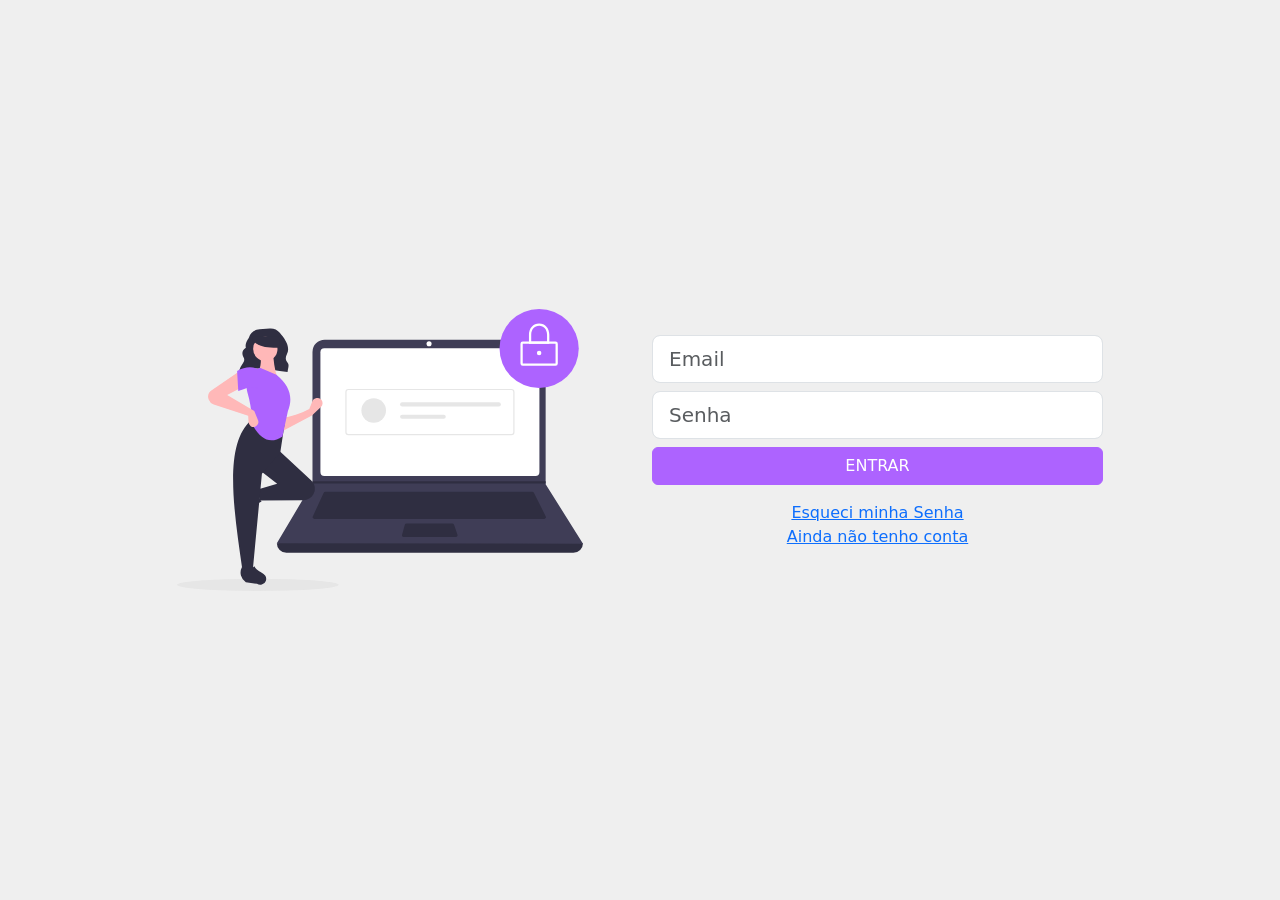
<file: index.html>
<!DOCTYPE html>
<html lang="en">
    <head>
        <meta charset="UTF-8">
        <meta http-equiv="X-UA-Compatible" content="IE=edge">
        <meta name="viewport" content="width=device-width, initial-scale=1.0">
        <title>Document</title>

        <link href="https://cdn.jsdelivr.net/npm/bootstrap@5.3.3/dist/css/bootstrap.min.css" rel="stylesheet" integrity="sha384-QWTKZyjpPEjISv5WaRU9OFeRpok6YctnYmDr5pNlyT2bRjXh0JMhjY6hW+ALEwIH" crossorigin="anonymous">
        <link rel="stylesheet" href="css/custom.css">
    </head>
    <body class="container login">
        <div class="row">
            <div class="col-md-5 offset-md-1">
                <img src="img/login.svg" width="90%" alt="">
            </div>
            <div class="col-md-5">
                <form action="pages/dashboard.html" class="w-100">
                    <input placeholder="Email" type="text" class="form-control form-control-lg mb-2">
                    <input placeholder="Senha" type="text" class="form-control form-control-lg mb-2">

                    <button class="btn btn-wine w-100">ENTRAR</button>
                    
                    <p class="text-center mt-3">
                        <a href="#">Esqueci minha Senha</a>
                        <br>
                        <a href="#">Ainda não tenho conta</a>
                    </p>
                </form>
            </div>
        </div>

        <script src="https://cdn.jsdelivr.net/npm/bootstrap@5.3.3/dist/js/bootstrap.bundle.min.js" integrity="sha384-YvpcrYf0tY3lHB60NNkmXc5s9fDVZLESaAA55NDzOxhy9GkcIdslK1eN7N6jIeHz" crossorigin="anonymous"></script>
    </body>
</html>
</file>
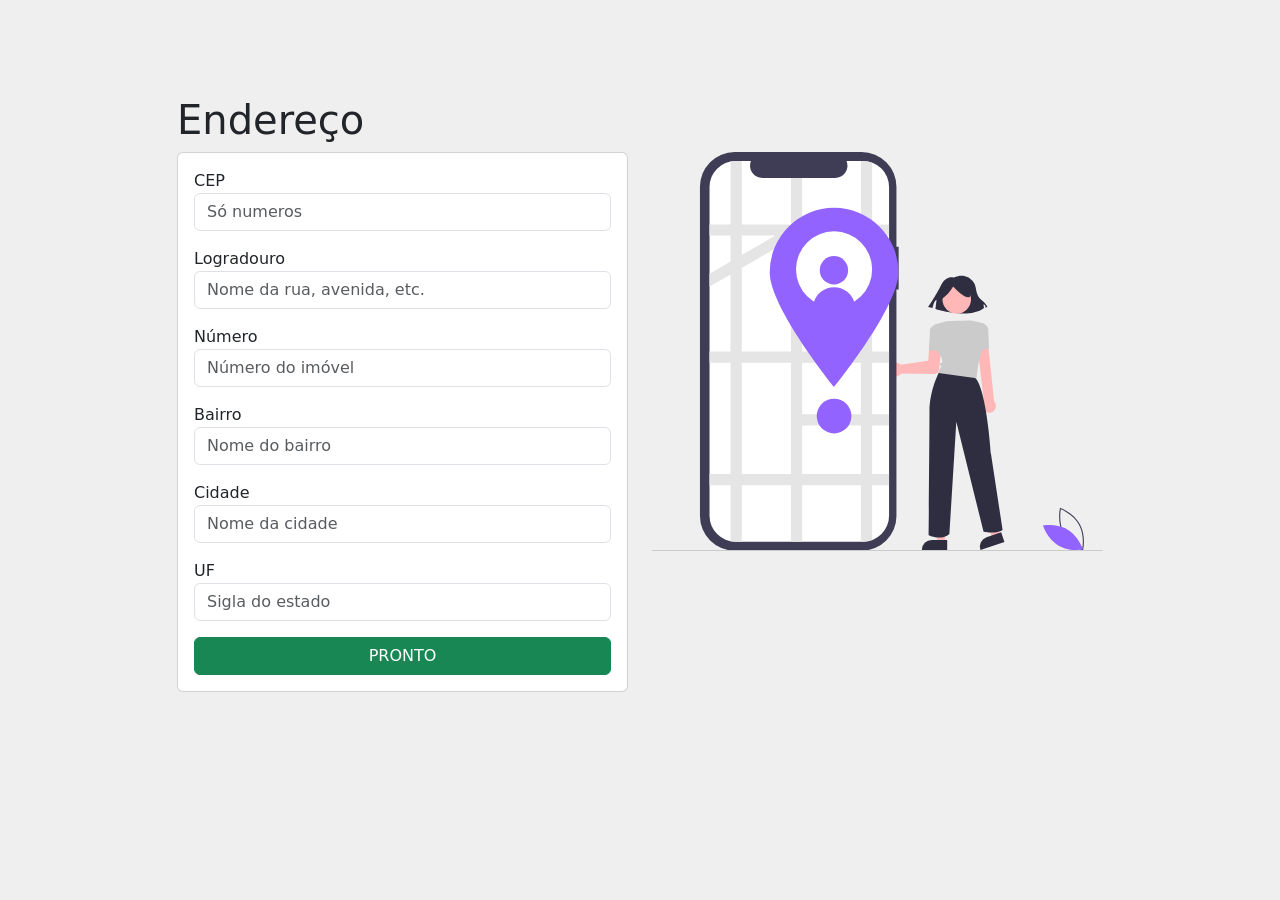
<file: confirmar-endereco.html>
<!DOCTYPE html>
<html lang="en">
    <head>
        <meta charset="UTF-8">
        <meta http-equiv="X-UA-Compatible" content="IE=edge">
        <meta name="viewport" content="width=device-width, initial-scale=1.0">
        <title>Confirmar Endereço</title>

        <link href="https://cdn.jsdelivr.net/npm/bootstrap@5.3.3/dist/css/bootstrap.min.css" rel="stylesheet" integrity="sha384-QWTKZyjpPEjISv5WaRU9OFeRpok6YctnYmDr5pNlyT2bRjXh0JMhjY6hW+ALEwIH" crossorigin="anonymous">
        
        <link rel="stylesheet" href="css/custom.css">
    </head>
    <body class="container pt-5">
        <div class="row mt-5">
            <div class="col-md-10 offset-md-1">
                <h1>Endereço</h1>
            </div>

            <div class="col-md-5 offset-md-1">
                <div class="card card-body">
                    <form action="">

                        <label for="cep">CEP</label>
                        <input id="cep" type="text" class="form-control mb-3" placeholder="Só numeros">

                        <label for="logradouro">Logradouro</label>
                        <input id="logradouro" type="text" class="form-control mb-3" placeholder="Nome da rua, avenida, etc.">

                        <label for="numero">Número</label>
                        <input id="numero" type="text" class="form-control mb-3" placeholder="Número do imóvel">

                        <label for="bairro">Bairro</label>
                        <input id="bairro" type="text" class="form-control mb-3" placeholder="Nome do bairro">

                        <label for="cidade">Cidade</label>
                        <input id="cidade" type="text" class="form-control mb-3" placeholder="Nome da cidade">

                        <label for="uf">UF</label>
                        <input id="uf" type="text" class="form-control mb-3" placeholder="Sigla do estado">

                        <button class="btn btn-success w-100">PRONTO</button>
                    </form>
                </div>
            </div>
            <div class="col-md-5">
                <img src="img/endereco.svg" width="100%" alt="">
            </div>
        </div>

        <script src="https://cdn.jsdelivr.net/npm/bootstrap@5.3.3/dist/js/bootstrap.bundle.min.js" integrity="sha384-YvpcrYf0tY3lHB60NNkmXc5s9fDVZLESaAA55NDzOxhy9GkcIdslK1eN7N6jIeHz" crossorigin="anonymous"></script>
    
        <script src="js/endereco.js"></script>
    </body>
</html>
</file>
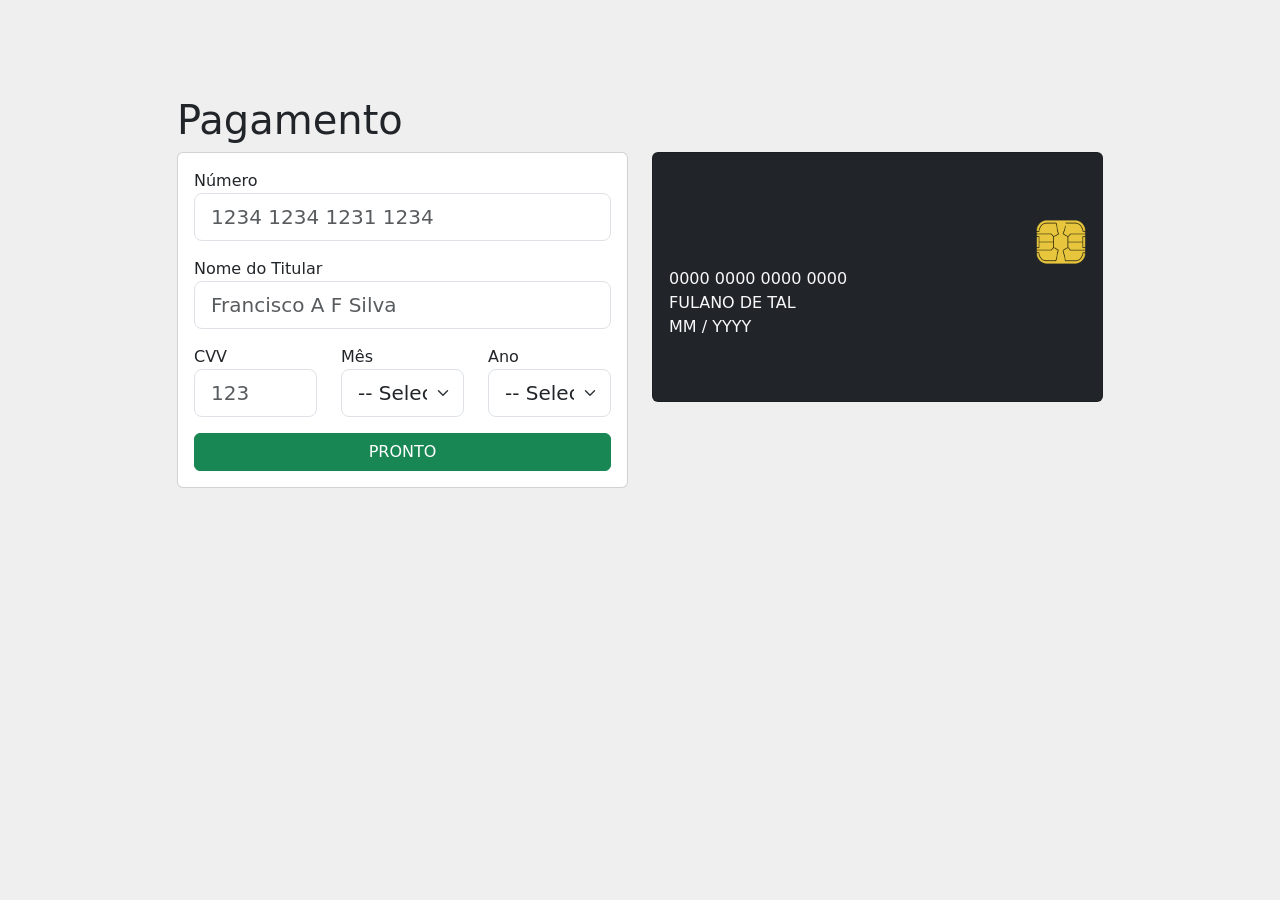
<file: confirmar-pagamento.html>
<!DOCTYPE html>
<html lang="en">
    <head>
        <meta charset="UTF-8">
        <meta http-equiv="X-UA-Compatible" content="IE=edge">
        <meta name="viewport" content="width=device-width, initial-scale=1.0">
        <title>Confirmar Compra</title>

        <link href="https://cdn.jsdelivr.net/npm/bootstrap@5.3.3/dist/css/bootstrap.min.css" rel="stylesheet" integrity="sha384-QWTKZyjpPEjISv5WaRU9OFeRpok6YctnYmDr5pNlyT2bRjXh0JMhjY6hW+ALEwIH" crossorigin="anonymous">
        
        <link
            rel="stylesheet"
            href="https://cdnjs.cloudflare.com/ajax/libs/animate.css/4.1.1/animate.min.css"
        />
        
        <link rel="stylesheet" href="css/custom.css">
    </head>
    <body class="container pt-5">
        <div class="row mt-5">

            <div class="col-md-10 offset-md-1">
                <h1 class="animate__animated animate__fadeInLeft">Pagamento</h1>
            </div>

            
            <div class="col-md-5 offset-md-1">
                
                <div class="card card-body">
                    <form action="">
                        <label for="">Número</label>
                        <input maxlength="19" onkeyup="preencherNumero(this)" id="card_numero" type="text" class="form-control form-control-lg mb-3" placeholder="1234 1234 1231 1234">

                        <label for="">Nome do Titular</label>
                        <input onkeyup="preencherTitular()" id="card_titular" type="text" class="form-control form-control-lg mb-3" placeholder="Francisco A F Silva">

                        <div class="row">
                            <div class="col">
                                <label for="">CVV</label>
                                <input onblur="mostrarFrente()" onfocus="mostrarVerso()" onkeyup="preencherCVV()" maxlength="3" id="card_cvv" type="text" class="form-control form-control-lg mb-3" placeholder="123">
                            </div>
                            <div class="col">
                                <label for="">Mês</label>
                                <select onchange="selecionarMes()" id="card_mes" class="form-select form-select-lg mb-3">
                                    <option value="">-- Selecione --</option>
                                </select>
                            </div>
                            <div class="col">
                                <label for="">Ano</label>
                                <select onchange="selecionarAno()" id="card_ano" class="form-select form-select-lg mb-3">
                                    <option value="">-- Selecione --</option>
                                </select>
                            </div>
                        </div>

                        <button class="btn btn-success w-100">PRONTO</button>
                    </form>
                </div>

            </div>
            <div class="col-md-5">
                <div style="height: 250px;" id="cartao_frente" class="animate__animated card card-body bg-dark">
                    <img style="display: none" id="bandeira_mastercard" width="50px" src="img/mastercard.png" alt="">
                    <img style="display: none" id="bandeira_visa" width="50px" src="img/visa.png" alt="">
                    <p style="display: none" id="bandeira_elo" class="text-light">ELO</p>


                    <div class="text-end mt-5">
                        <img src="img/chip.png" width="50" alt="">
                    </div>

                    <div class="text-light">
                        <span id="resultado_numero">0000 0000 0000 0000</span>
                        <br>
                        <span id="resultado_titular">FULANO DE TAL</span>
                        <br>
                        <span id="resultado_mes">MM</span>
                        /
                        <span id="resultado_ano">YYYY</span>
                    </div>
                </div>


                <div style="height: 250px; display: none;" id="cartao_verso" class="animate__animated card card-body bg-dark text-light">
                    CVV: <span id="resultado_cvv"></span>
                </div>
            </div>
        </div>

        <script src="https://cdn.jsdelivr.net/npm/bootstrap@5.3.3/dist/js/bootstrap.bundle.min.js" integrity="sha384-YvpcrYf0tY3lHB60NNkmXc5s9fDVZLESaAA55NDzOxhy9GkcIdslK1eN7N6jIeHz" crossorigin="anonymous"></script>
    
        <script src="js/pagamento.js"></script>
    </body>
</html>
</file>
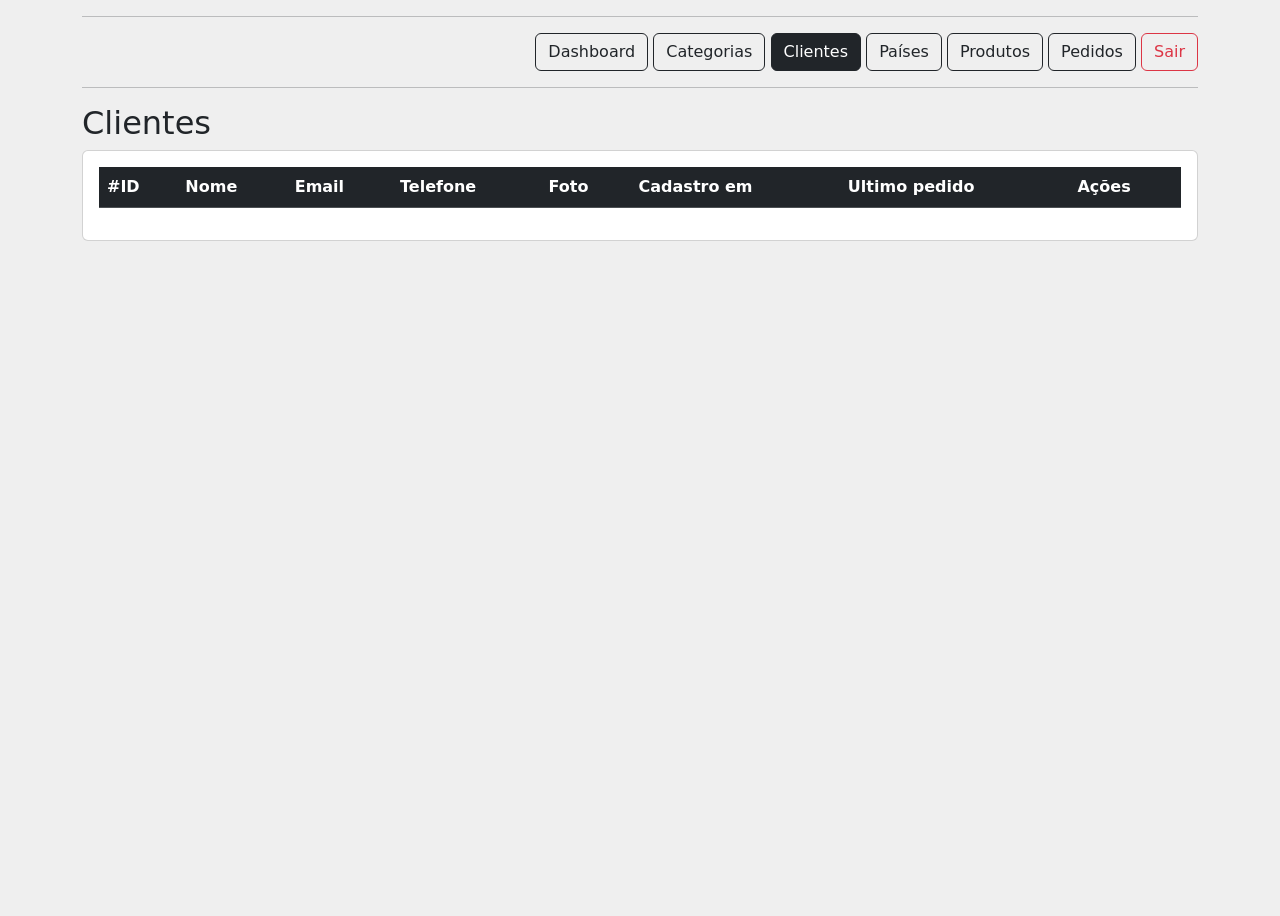
<file: pages/clientes.html>
<!DOCTYPE html>
<html lang="en">
    <head>
        <meta charset="UTF-8">
        <meta http-equiv="X-UA-Compatible" content="IE=edge">
        <meta name="viewport" content="width=device-width, initial-scale=1.0">
        <title>Clientes</title>

        <link href="https://cdn.jsdelivr.net/npm/bootstrap@5.3.3/dist/css/bootstrap.min.css" rel="stylesheet" integrity="sha384-QWTKZyjpPEjISv5WaRU9OFeRpok6YctnYmDr5pNlyT2bRjXh0JMhjY6hW+ALEwIH" crossorigin="anonymous">
        <link rel="stylesheet" href="../css/custom.css">
    </head>
    <body class="container">
        <hr>
        <nav class="text-end">
            <a href="dashboard.html" class="btn btn-outline-dark">
                Dashboard
            </a>
            <a href="categorias.html" class="btn btn-outline-dark">
                Categorias
            </a>
            <a href="clientes.html" class="btn btn-dark">
                Clientes
            </a>
            <a href="paises.html" class="btn btn-outline-dark">
                Países
            </a>
            <a href="produtos.html" class="btn btn-outline-dark">
                Produtos
            </a>
            <a href="pedidos.html" class="btn btn-outline-dark">
                Pedidos
            </a>

            <a href="../index.html" class="btn btn-outline-danger">Sair</a>
        </nav>
        <hr>

        <h2>Clientes</h2>

        <section class="card card-body">
            <table class="table table-striped table-hover">
                <thead class="table-dark">
                    <tr>
                        <th>#ID</th>
                        <th>Nome</th>
                        <th>Email</th>
                        <th>Telefone</th>
                        <th>Foto</th>
                        <th>Cadastro em</th>
                        <th>Ultimo pedido</th>
                        <th>Ações</th>
                    </tr>
                </thead>
                <tbody id="table-customers">

                </tbody>
            </table>
        </section>


        <script src="https://cdn.jsdelivr.net/npm/bootstrap@5.3.3/dist/js/bootstrap.bundle.min.js" integrity="sha384-YvpcrYf0tY3lHB60NNkmXc5s9fDVZLESaAA55NDzOxhy9GkcIdslK1eN7N6jIeHz" crossorigin="anonymous"></script>
    
        <script src="../js/customers.js"></script>
        <script src="../js/darkmode.js"></script>

    </body>
</html>
</file>
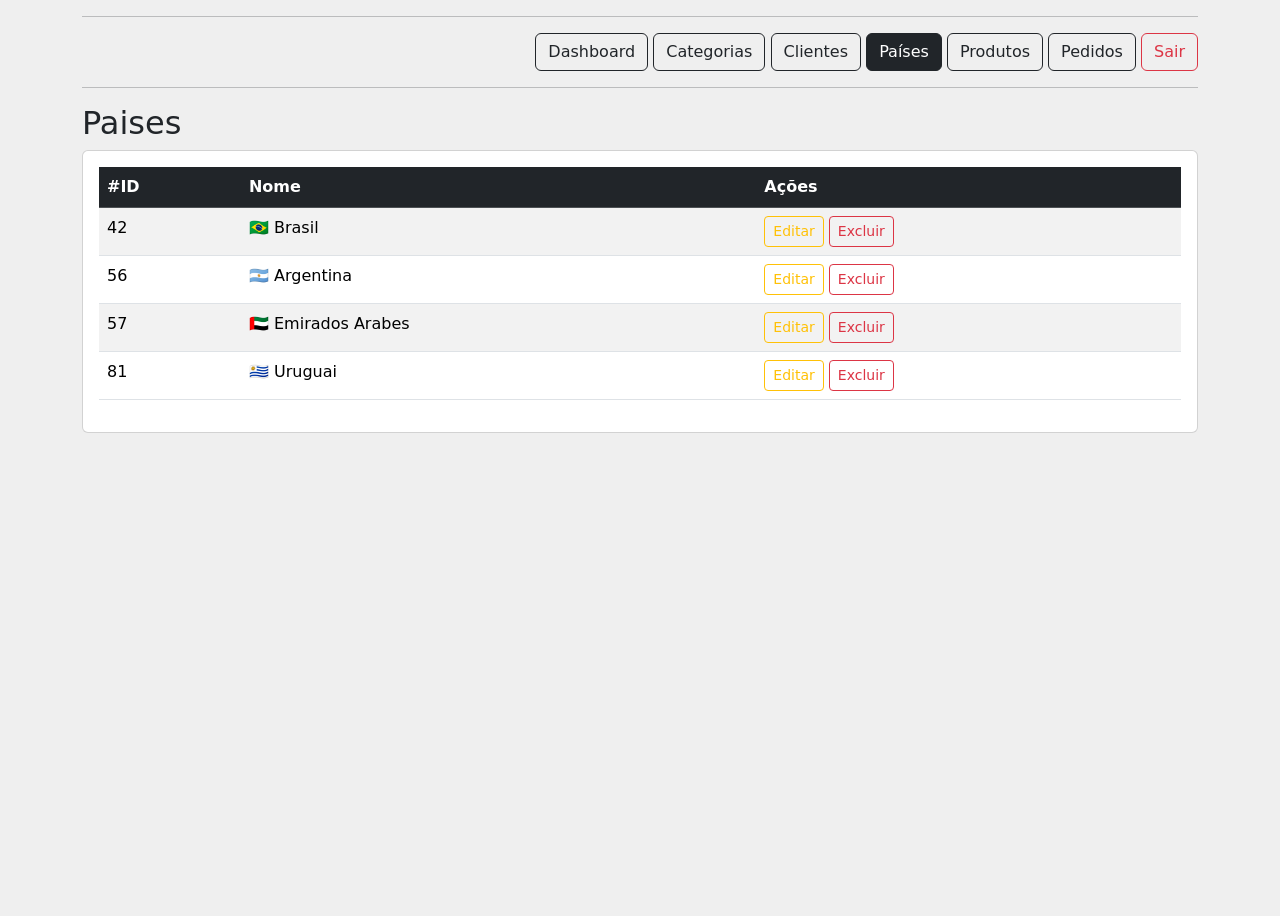
<file: pages/paises.html>
<!DOCTYPE html>
<html lang="en">
    <head>
        <meta charset="UTF-8">
        <meta http-equiv="X-UA-Compatible" content="IE=edge">
        <meta name="viewport" content="width=device-width, initial-scale=1.0">
        <title>Dashboard</title>

        <link href="https://cdn.jsdelivr.net/npm/bootstrap@5.3.3/dist/css/bootstrap.min.css" rel="stylesheet" integrity="sha384-QWTKZyjpPEjISv5WaRU9OFeRpok6YctnYmDr5pNlyT2bRjXh0JMhjY6hW+ALEwIH" crossorigin="anonymous">
        <link rel="stylesheet" href="../css/custom.css">
    </head>
    <body class="container">
        <hr>
        <nav class="text-end">
            <a href="dashboard.html" class="btn btn-outline-dark">
                Dashboard
            </a>
            <a href="categorias.html" class="btn btn-outline-dark">
                Categorias
            </a>
            <a href="clientes.html" class="btn btn-outline-dark">
                Clientes
            </a>
            <a href="paises.html" class="btn btn-dark">
                Países
            </a>
            <a href="produtos.html" class="btn btn-outline-dark">
                Produtos
            </a>
            <a href="pedidos.html" class="btn btn-outline-dark">
                Pedidos
            </a>

            <a href="../index.html" class="btn btn-outline-danger">Sair</a>
        </nav>
        <hr>

        <h2>Paises</h2>

        <section class="card card-body">
            <table class="table table-hover table-striped">
                <thead class="table-dark">
                    <tr>
                        <th>#ID</th>
                        <th>Nome</th>
                        <th>Ações</th>
                    </tr>
                </thead>
                <tbody id="table-countries">
                    
                </tbody>
            </table>
        </section>


        <script src="https://cdn.jsdelivr.net/npm/bootstrap@5.3.3/dist/js/bootstrap.bundle.min.js" integrity="sha384-YvpcrYf0tY3lHB60NNkmXc5s9fDVZLESaAA55NDzOxhy9GkcIdslK1eN7N6jIeHz" crossorigin="anonymous"></script>
        <script src="../js/countries.js"></script>
        <script src="../js/darkmode.js"></script>

    </body>
</html>
</file>
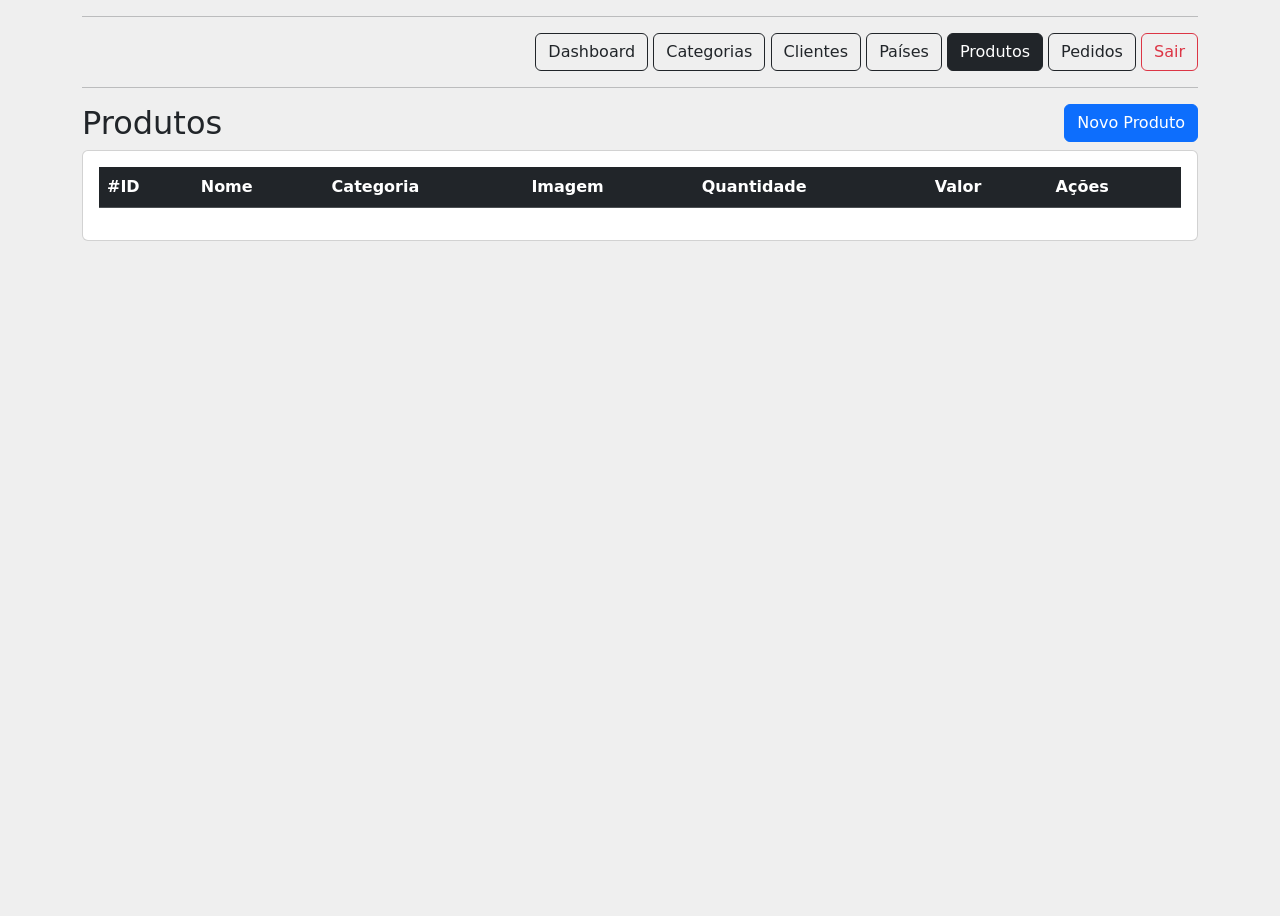
<file: pages/produtos.html>
<!DOCTYPE html>
<html lang="en">
    <head>
        <meta charset="UTF-8">
        <meta http-equiv="X-UA-Compatible" content="IE=edge">
        <meta name="viewport" content="width=device-width, initial-scale=1.0">
        <title>Dashboard</title>

        <link href="https://cdn.jsdelivr.net/npm/bootstrap@5.3.3/dist/css/bootstrap.min.css" rel="stylesheet" integrity="sha384-QWTKZyjpPEjISv5WaRU9OFeRpok6YctnYmDr5pNlyT2bRjXh0JMhjY6hW+ALEwIH" crossorigin="anonymous">
        <link rel="stylesheet" href="../css/custom.css">
    </head>
    <body class="container">
        <hr>
        <nav class="text-end">
            <a href="dashboard.html" class="btn btn-outline-dark">
                Dashboard
            </a>
            <a href="categorias.html" class="btn btn-outline-dark">
                Categorias
            </a>
            <a href="clientes.html" class="btn btn-outline-dark">
                Clientes
            </a>
            <a href="paises.html" class="btn btn-outline-dark">
                Países
            </a>
            <a href="produtos.html" class="btn btn-dark">
                Produtos
            </a>
            <a href="pedidos.html" class="btn btn-outline-dark">
                Pedidos
            </a>

            <a href="../index.html" class="btn btn-outline-danger">Sair</a>
        </nav>
        <hr>

        <div class="row">
            <div class="col">
                <h2>Produtos</h2>
            </div>
            <div class="col text-end">
                <button class="btn btn-primary" type="button" data-bs-toggle="offcanvas" data-bs-target="#offcanvasExample" aria-controls="offcanvasExample">
                    Novo Produto
                </button>
            </div>
        </div>



        <section class="card card-body">
            <table class="table table-hover table-striped">
                <thead class="table-dark">
                    <tr>
                        <th>#ID</th>
                        <th>Nome</th>
                        <th>Categoria</th>
                        <th>Imagem</th>
                        <th>Quantidade</th>
                        <th>Valor</th>
                        <th>Ações</th>
                    </tr>
                </thead>
                <tbody id="table-products">
                    
                </tbody>
            </table>

            
              
              <div class="offcanvas offcanvas-end" tabindex="-1" id="offcanvasExample" aria-labelledby="offcanvasExampleLabel">
                <div class="offcanvas-header">
                  <h5 class="offcanvas-title" id="offcanvasExampleLabel">Novo Produto</h5>
                  <button type="button" class="btn-close" data-bs-dismiss="offcanvas" aria-label="Close"></button>
                </div>
                <div class="offcanvas-body">
                  <form id="form" action="" onsubmit="addProduct()">
                    <label for="name">Nome</label>
                    <input id="name" type="text" class="form-control mb-3" placeholder="Digite o nome do produto">
                    
                    <label for="category">Categoria</label>
                    <select id="category" class="form-select mb-3">
                        <option selected>-- Selecione --</option>
                        <option>Vinho Branco</option>
                        <option>Vinho Tinto</option>
                        <option>Espumante</option>
                    </select>
                    
                    <label for="quantity">Quantidade</label>
                    <input id="quantity" type="number" min="0" class="form-control mb-3" placeholder="Digite o nome do produto">
                    
                    <label for="image">URL da Imagem</label>
                    <input id="image" type="url" class="form-control mb-3" placeholder="Digite o nome do produto">

                    <label for="price">Preço</label>
                    <input id="price" type="number" min="0" step="0.01" class="form-control mb-3" placeholder="Digite o nome do produto">

                    <button data-bs-dismiss="offcanvas" class="btn btn-primary w-100">PRONTO</button>
                  </form>
                </div>
              </div>


  <!-- Modal -->
  <div class="modal fade" id="exampleModal" tabindex="-1" aria-labelledby="exampleModalLabel" aria-hidden="true">
    <div class="modal-dialog">
      <div class="modal-content">
        <div class="modal-header">
          <h1 class="modal-title fs-5" id="modal_produto_nome">Modal title</h1>
          <button type="button" class="btn-close" data-bs-dismiss="modal" aria-label="Close"></button>
        </div>
        <div class="modal-body" id="modal_produto_body">
          ...
        </div>
        <div class="modal-footer">
          <button type="button" class="btn btn-secondary" data-bs-dismiss="modal">Close</button>
          <button type="button" class="btn btn-primary">Save changes</button>
        </div>
      </div>
    </div>
  </div>
        </section>

        <script src="https://cdn.jsdelivr.net/npm/bootstrap@5.3.3/dist/js/bootstrap.bundle.min.js" integrity="sha384-YvpcrYf0tY3lHB60NNkmXc5s9fDVZLESaAA55NDzOxhy9GkcIdslK1eN7N6jIeHz" crossorigin="anonymous"></script>
        <script src="../js/products.js"></script>
        <script src="../js/darkmode.js"></script>

    </body>
</html>
</file>
<file: css/custom.css>
html, body {
    height: 100%;
    background-color: #EFEFEF;
}

body.login div {
    height: 100vh;
    display: flex;
    align-items: center;
}

.btn-wine {
    background-color: #AD63FF;
    color: white;
    border: 1px solid #AD63FF;
}

.btn-wine:hover {
    background-color: #8a4fcc;
}
</file>
